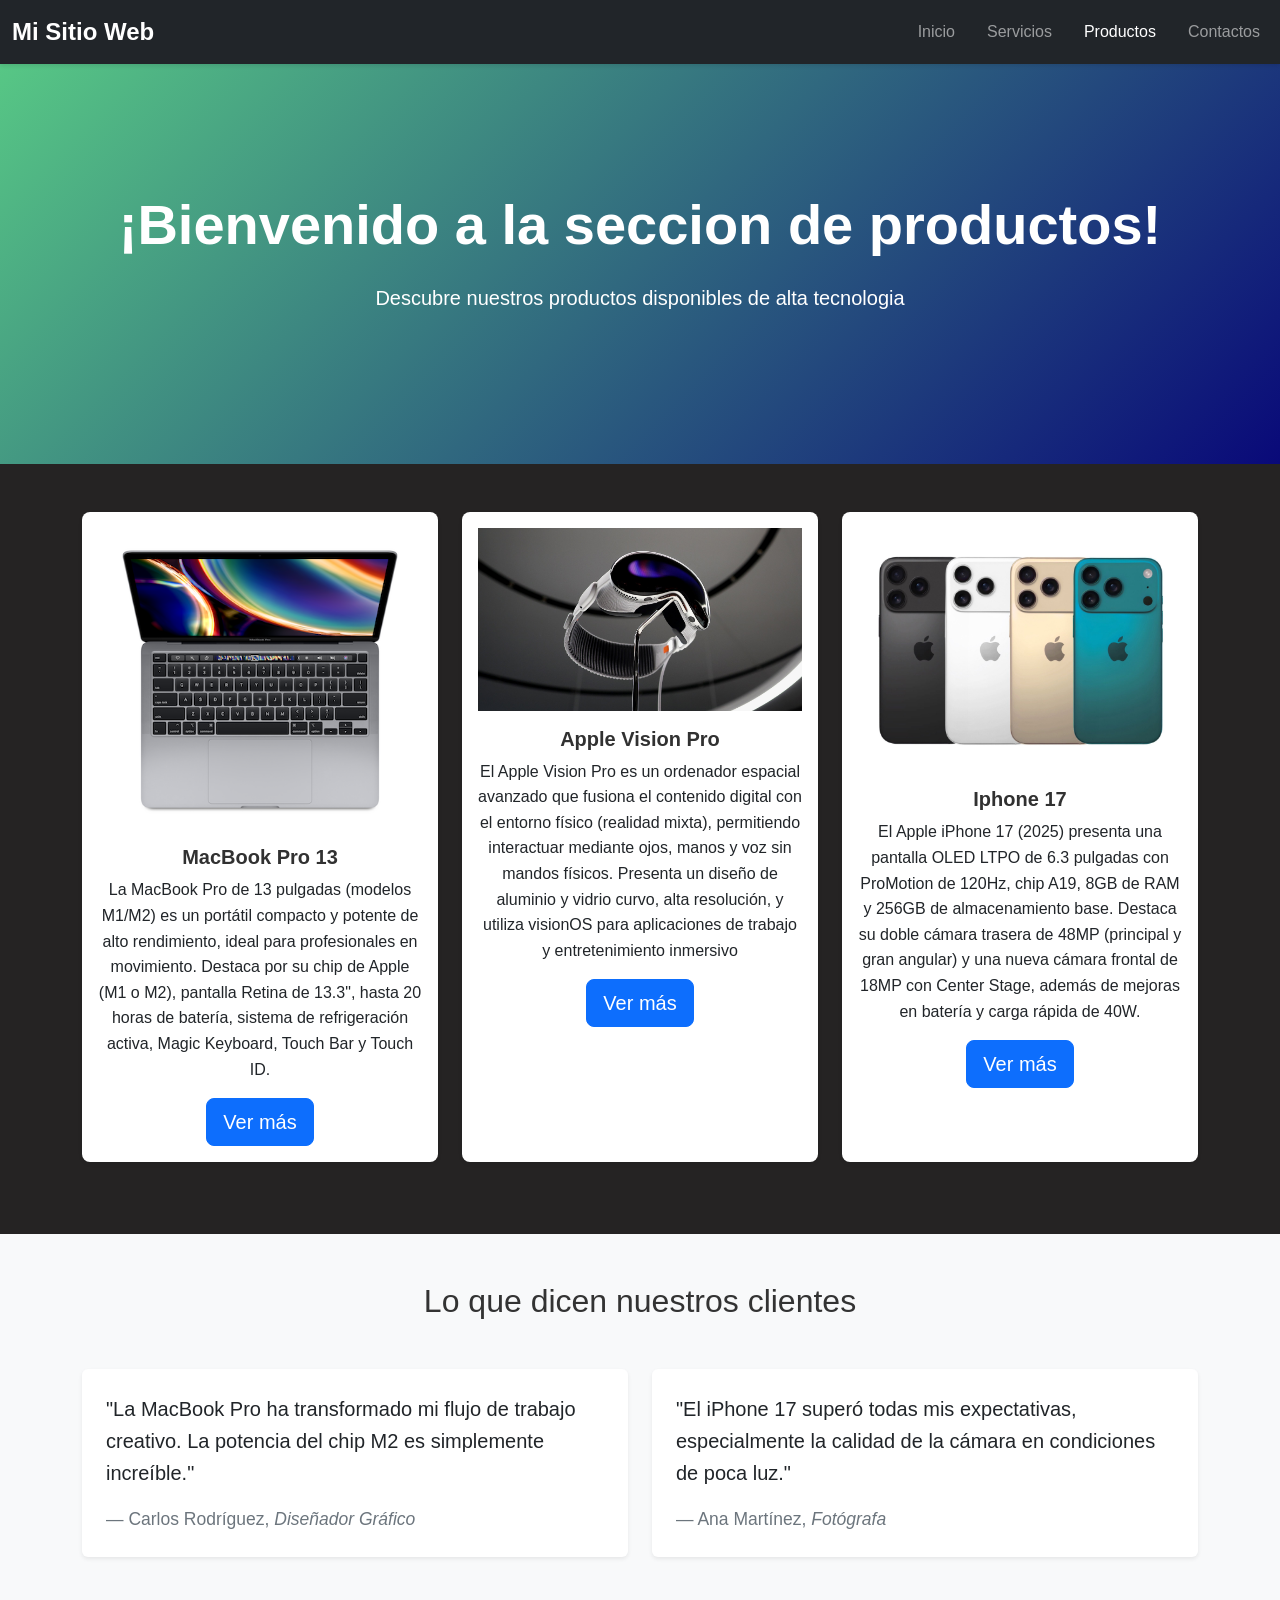
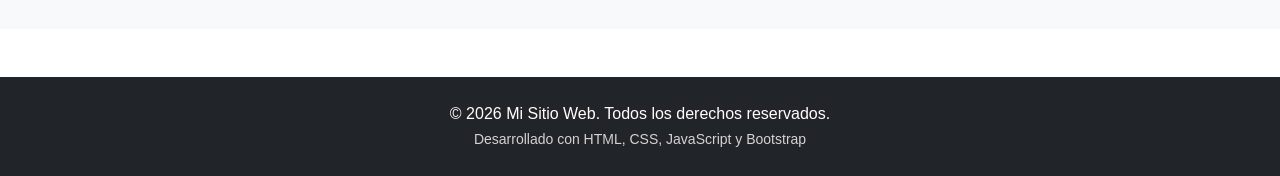
<file: public/productos.html>
<!DOCTYPE html>
<html lang="es">
<head>
    <meta charset="UTF-8">
    <meta name="viewport" content="width=device-width, initial-scale=1.0">
    <title>Productos - Mi Sitio Web</title>
    <!-- Bootstrap CSS -->
    <link href="https://cdn.jsdelivr.net/npm/bootstrap@5.3.0/dist/css/bootstrap.min.css" rel="stylesheet">
    <!-- Custom CSS -->
    <link rel="stylesheet" href="../src/styles/styleP.css">
    <script src="../src/scripts/scriptP.js"></script>
    <script src="../src/scripts/script.js"></script>
    <script src="https://cdn.jsdelivr.net/npm/bootstrap@5.3.0/dist/js/bootstrap.bundle.min.js"></script>
</head>
<body>
    <!-- Navegación -->
    <nav class="navbar navbar-expand-lg navbar-dark bg-dark sticky-top">
        <div class="container-fluid">
            <a class="navbar-brand" href="../index.html">
                <strong>Mi Sitio Web</strong>
            </a>
            <button class="navbar-toggler" type="button" data-bs-toggle="collapse" data-bs-target="#navbarNav" aria-controls="navbarNav" aria-expanded="false" aria-label="Toggle navigation">
                <span class="navbar-toggler-icon"></span>
            </button>
            <div class="collapse navbar-collapse" id="navbarNav">
                <ul class="navbar-nav ms-auto">
                    <li class="nav-item">
                        <a class="nav-link" href="../index.html">Inicio</a>
                    </li>
                    <li class="nav-item">
                        <a class="nav-link" href="servicios.html">Servicios</a>
                    </li>
                    <li class="nav-item">
                        <a class="nav-link active" aria-current="page" href="productos.html">Productos</a>
                    </li>
                    <li class="nav-item">
                        <a class="nav-link" href="contactos.html">Contactos</a>
                    </li>
                </ul>
            </div>
        </div>
    </nav>

    <!-- Contenido Principal -->
    <main>
        <section class="hero-section text-white text-center py-5">
            <div class="container">
                <h1 class="display-4 fw-bold mb-4">¡Bienvenido a la seccion de productos!</h1>
                <p class="lead mb-4">Descubre nuestros productos disponibles de alta tecnologia </p>
                
            </div>
        </section>

        <!-- Sección de Características -->
        <section class="features py-5">
            <div class="container">
                <div class="row">
                    <div class="col-md-4 mb-4">
                        <div class="card h-100 shadow-sm">
                            <div class="card-body text-center">
                                <img src="../src/images/mackbook 13 pro.png" alt="MacBook Pro 13" class="img-fluid mb-3">
                                <h5 class="card-title">MacBook Pro 13</h5>

                                <p class="card-text">La MacBook Pro de 13 pulgadas (modelos M1/M2) es un portátil compacto y potente de alto rendimiento, ideal para profesionales en movimiento. Destaca por su chip de Apple (M1 o M2), pantalla Retina de 13.3", hasta 20 horas de batería, sistema de refrigeración activa, Magic Keyboard, Touch Bar y Touch ID. </p>
                                <button class="btn btn-primary btn-lg" onclick="mostrarMensaje()">Ver más</button>
                            </div>
                        </div>
                    </div>
                    <div class="col-md-4 mb-4">
                        <div class="card h-100 shadow-sm">
                            <div class="card-body text-center">
                                <img src="../src/images/apple_vision_pro.webp" alt="Apple Vision Pro" class="img-fluid mb-3">
                                <h5 class="card-title">Apple Vision Pro</h5>
                                <p class="card-text">El Apple Vision Pro es un ordenador espacial avanzado que fusiona el contenido digital con el entorno físico (realidad mixta), permitiendo interactuar mediante ojos, manos y voz sin mandos físicos. Presenta un diseño de aluminio y vidrio curvo, alta resolución, y utiliza visionOS para aplicaciones de trabajo y entretenimiento inmersivo</p>
                                <button class="btn btn-primary btn-lg" onclick="mostrarMensaje()">Ver más</button>
                            </div>
                        </div>
                    </div>
                    <div class="col-md-4 mb-4">
                        <div class="card h-100 shadow-sm">
                            <div class="card-body text-center">
                                <img src="../src/images/iphone_17.jpg" alt="Iphone 17" class="img-fluid mb-3">
                                <h5 class="card-title">Iphone 17</h5>
                                <p class="card-text">El Apple iPhone 17 (2025) presenta una pantalla OLED LTPO de 6.3 pulgadas con ProMotion de 120Hz, chip A19, 8GB de RAM y 256GB de almacenamiento base. Destaca su doble cámara trasera de 48MP (principal y gran angular) y una nueva cámara frontal de 18MP con Center Stage, además de mejoras en batería y carga rápida de 40W.</p>
                                <button class="btn btn-primary btn-lg" onclick="mostrarMensaje()">Ver más</button>
                            </div>
                        </div>
                    </div>
                </div>
            </div>
        </section>
    </main>



    <!-- Bootstrap JS -->
    
    <!-- Sección de Testimonios -->
    <section class="testimonials bg-light py-5">
        <div class="container">
            <h2 class="text-center mb-5">Lo que dicen nuestros clientes</h2>
            <div class="row">
                <div class="col-md-6 mb-4">
                    <div class="card border-0 shadow-sm p-4">
                        <blockquote class="blockquote mb-0">
                            <p>"La MacBook Pro ha transformado mi flujo de trabajo creativo. La potencia del chip M2 es simplemente increíble."</p>
                            <footer class="blockquote-footer mt-2">Carlos Rodríguez, <cite title="Source Title">Diseñador Gráfico</cite></footer>
                        </blockquote>
                    </div>
                </div>
                <div class="col-md-6 mb-4">
                    <div class="card border-0 shadow-sm p-4">
                        <blockquote class="blockquote mb-0">
                            <p>"El iPhone 17 superó todas mis expectativas, especialmente la calidad de la cámara en condiciones de poca luz."</p>
                            <footer class="blockquote-footer mt-2">Ana Martínez, <cite title="Source Title">Fotógrafa</cite></footer>
                        </blockquote>
                    </div>
                </div>
            </div>
        </div>
    </section>

        <!-- Footer -->
    <footer class="bg-dark text-white text-center py-4 mt-5">
        <div class="container">
            <p class="mb-0">&copy; 2026 Mi Sitio Web. Todos los derechos reservados.</p>
            <small>Desarrollado con HTML, CSS, JavaScript y Bootstrap</small>
        </div>
    </footer>

</body>
</html>
</file>
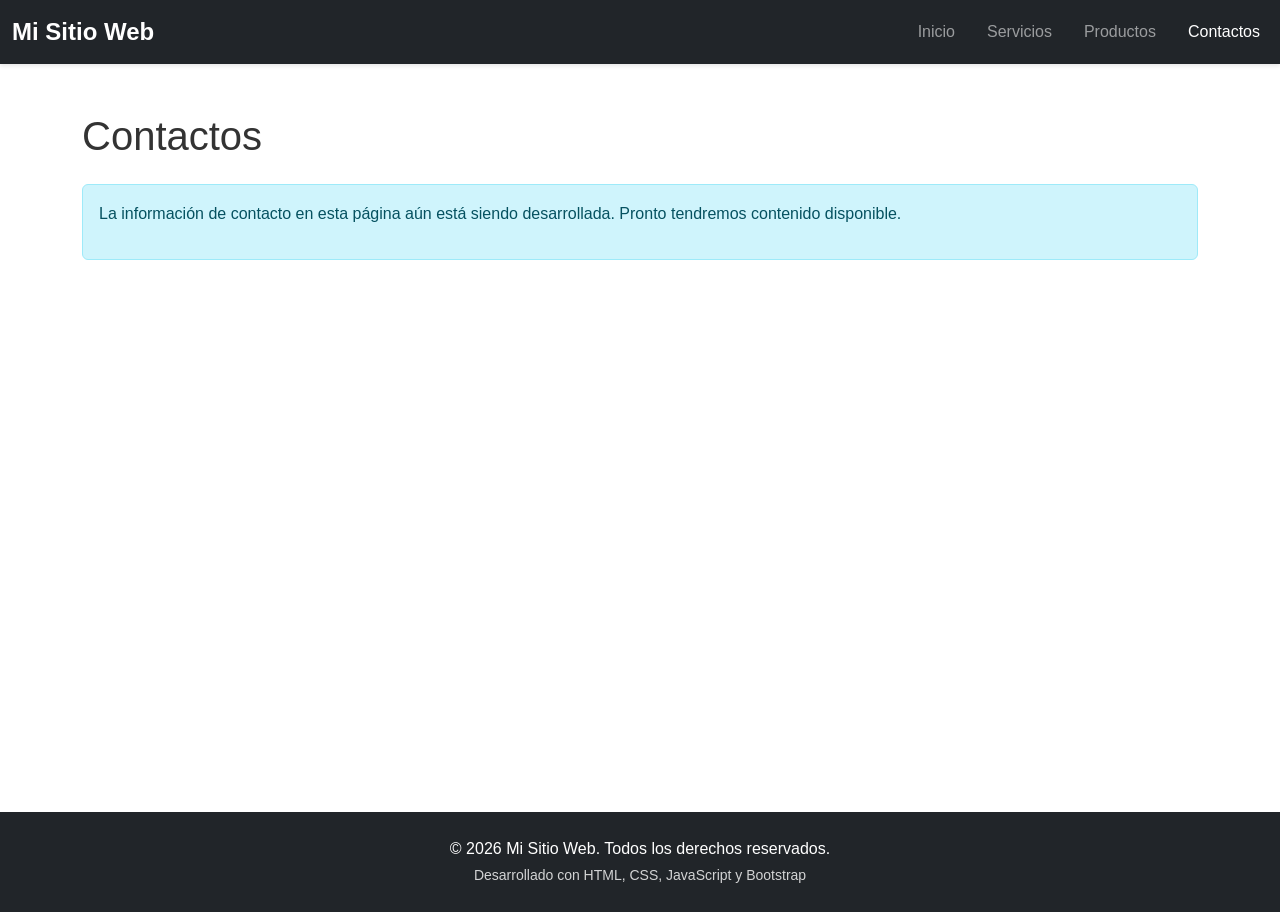
<file: actividadGit/public/contactos.html>
<!DOCTYPE html>
<html lang="es">
<head>
    <meta charset="UTF-8">
    <meta name="viewport" content="width=device-width, initial-scale=1.0">
    <title>Contactos - Mi Sitio Web</title>
    <!-- Bootstrap CSS -->
    <link href="https://cdn.jsdelivr.net/npm/bootstrap@5.3.0/dist/css/bootstrap.min.css" rel="stylesheet">
    <!-- Custom CSS -->
    <link rel="stylesheet" href="../src/styles/style.css">
</head>
<body>
    <!-- Navegación -->
    <nav class="navbar navbar-expand-lg navbar-dark bg-dark sticky-top">
        <div class="container-fluid">
            <a class="navbar-brand" href="../index.html">
                <strong>Mi Sitio Web</strong>
            </a>
            <button class="navbar-toggler" type="button" data-bs-toggle="collapse" data-bs-target="#navbarNav" aria-controls="navbarNav" aria-expanded="false" aria-label="Toggle navigation">
                <span class="navbar-toggler-icon"></span>
            </button>
            <div class="collapse navbar-collapse" id="navbarNav">
                <ul class="navbar-nav ms-auto">
                    <li class="nav-item">
                        <a class="nav-link" href="../index.html">Inicio</a>
                    </li>
                    <li class="nav-item">
                        <a class="nav-link" href="servicios.html">Servicios</a>
                    </li>
                    <li class="nav-item">
                        <a class="nav-link" href="productos.html">Productos</a>
                    </li>
                    <li class="nav-item">
                        <a class="nav-link active" aria-current="page" href="contactos.html">Contactos</a>
                    </li>
                </ul>
            </div>
        </div>
    </nav>

    <!-- Contenido Principal -->
    <main>
        <section class="py-5">
            <div class="container">
                <h1 class="mb-4">Contactos</h1>
                <div class="alert alert-info" role="alert">
                    <p>La información de contacto en esta página aún está siendo desarrollada. Pronto tendremos contenido disponible.</p>
                </div>
            </div>
        </section>
    </main>

    <!-- Footer -->
    <footer class="bg-dark text-white text-center py-4 mt-5">
        <div class="container">
            <p class="mb-0">&copy; 2026 Mi Sitio Web. Todos los derechos reservados.</p>
            <small>Desarrollado con HTML, CSS, JavaScript y Bootstrap</small>
        </div>
    </footer>

    <!-- Bootstrap JS -->
    <script src="https://cdn.jsdelivr.net/npm/bootstrap@5.3.0/dist/js/bootstrap.bundle.min.js"></script>
    <!-- Custom JS -->
    <script src="../src/scripts/script.js"></script>
</body>
</html>
</file>
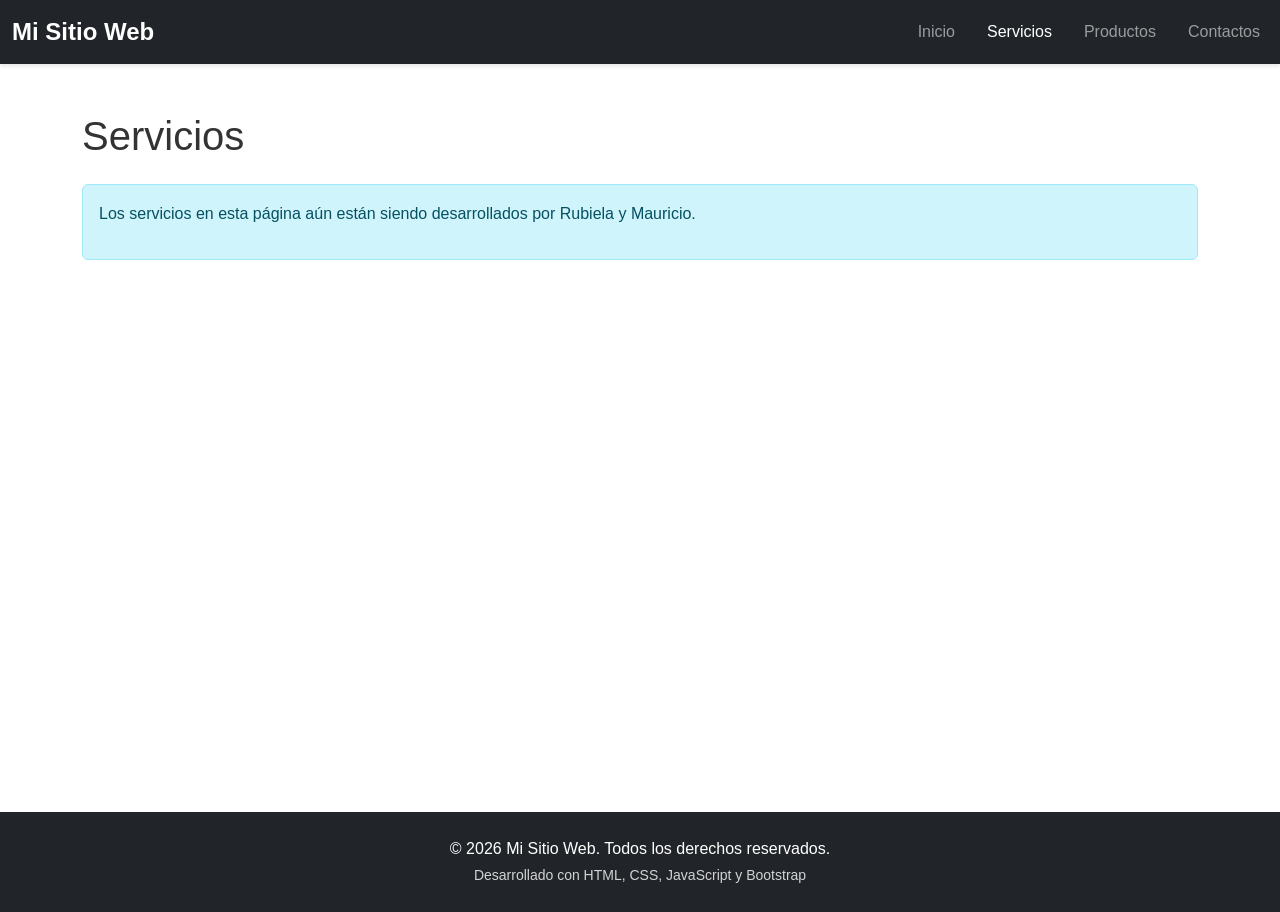
<file: actividadGit/public/servicios.html>
<!DOCTYPE html>
<html lang="es">
<head>
    <meta charset="UTF-8">
    <meta name="viewport" content="width=device-width, initial-scale=1.0">
    <title>Servicios - Mi Sitio Web</title>
    <!-- Bootstrap CSS -->
    <link href="https://cdn.jsdelivr.net/npm/bootstrap@5.3.0/dist/css/bootstrap.min.css" rel="stylesheet">
    <!-- Custom CSS -->
    <link rel="stylesheet" href="../src/styles/style.css">
</head>
<body>
    <!-- Navegación -->
    <nav class="navbar navbar-expand-lg navbar-dark bg-dark sticky-top">
        <div class="container-fluid">
            <a class="navbar-brand" href="../index.html">
                <strong>Mi Sitio Web</strong>
            </a>
            <button class="navbar-toggler" type="button" data-bs-toggle="collapse" data-bs-target="#navbarNav" aria-controls="navbarNav" aria-expanded="false" aria-label="Toggle navigation">
                <span class="navbar-toggler-icon"></span>
            </button>
            <div class="collapse navbar-collapse" id="navbarNav">
                <ul class="navbar-nav ms-auto">
                    <li class="nav-item">
                        <a class="nav-link" href="../index.html">Inicio</a>
                    </li>
                    <li class="nav-item">
                        <a class="nav-link active" aria-current="page" href="servicios.html">Servicios</a>
                    </li>
                    <li class="nav-item">
                        <a class="nav-link" href="productos.html">Productos</a>
                    </li>
                    <li class="nav-item">
                        <a class="nav-link" href="contactos.html">Contactos</a>
                    </li>
                </ul>
            </div>
        </div>
    </nav>

    <!-- Contenido Principal -->
    <main>
        <section class="py-5">
            <div class="container">
                <h1 class="mb-4">Servicios</h1>
                <div class="alert alert-info" role="alert">
                    <p>Los servicios en esta página aún están siendo desarrollados por Rubiela y Mauricio.</p>
                </div>
            </div>
        </section>
    </main>

    <!-- Footer -->
    <footer class="bg-dark text-white text-center py-4 mt-5">
        <div class="container">
            <p class="mb-0">&copy; 2026 Mi Sitio Web. Todos los derechos reservados.</p>
            <small>Desarrollado con HTML, CSS, JavaScript y Bootstrap</small>
        </div>
    </footer>

    <!-- Bootstrap JS -->
    <script src="https://cdn.jsdelivr.net/npm/bootstrap@5.3.0/dist/js/bootstrap.bundle.min.js"></script>
    <!-- Custom JS -->
    <script src="../src/scripts/script.js"></script>
</body>
</html>
</file>
<file: src/styles/styleP.css>
/* Estilos Personalizados */

:root {
    --primary-color: #313131;
    --dark-color: #212529;
    --light-color: #f8f9fa;
}

body {
    font-family: 'Segoe UI', Tahoma, Geneva, Verdana, sans-serif;
    line-height: 1.6;
    color: #333;
}

/* Navegación */
.navbar {
    box-shadow: 0 2px 4px rgba(0, 0, 0, 0.1);
}

.navbar-brand {
    font-size: 1.5rem;
    color: #fff !important;
}

.navbar-nav .nav-link {
    margin-left: 1rem;
    transition: color 0.3s ease;
}

.navbar-nav .nav-link:hover {
    color: var(--primary-color) !important;
}

/* Hero Section */
.hero-section {
    background: linear-gradient(135deg, #57C785 0%, #090979 100%, #00D4FF 100%);
    min-height: 400px;
    display: flex;
    align-items: center;
}

.hero-section h1 {
    animation: fadeInDown 1s ease-in;
}

.hero-section p {
    animation: fadeInUp 1s ease-in;
}

.hero-section .btn {
    animation: fadeInUp 1.2s ease-in;
}

/* Features Section */
.features {
    /*background-color: var(--light-color);*/
    background-color: rgb(37, 35, 35);
}

.features .card {
    border: none;
    transition: transform 0.3s ease, box-shadow 0.3s ease;
    border-radius: 8px;
}

.features .card:hover {
    transform: translateY(-10px);
    box-shadow: 0 10px 25px rgba(0, 0, 0, 0.15) !important;
}

.features .card-title {
    color: var(--primary-color);
    font-weight: 600;
}

/* CTA Section */
.cta-section {
    border-top: 1px solid #ddd;
    border-bottom: 1px solid #ddd;
}

.cta-section h2 {
    color: #333;
    font-weight: 700;
    margin-bottom: 1rem;
}

.cta-section .btn-group {
    gap: 1rem;
}

.cta-section .btn {
    font-weight: 600;
    padding: 0.75rem 2rem;
    transition: all 0.3s ease;
}

.cta-section .btn:hover {
    transform: translateY(-2px);
}

/* Footer */
footer {
    margin-top: auto;
}

footer small {
    opacity: 0.8;
}

/* Main */
main {
    min-height: calc(100vh - 200px);
}

/* Animaciones */
@keyframes fadeInDown {
    from {
        opacity: 0;
        transform: translateY(-30px);
    }
    to {
        opacity: 1;
        transform: translateY(0);
    }
}

@keyframes fadeInUp {
    from {
        opacity: 0;
        transform: translateY(30px);
    }
    to {
        opacity: 1;
        transform: translateY(0);
    }
}

/* Responsive */
@media (max-width: 768px) {
    .navbar-nav .nav-link {
        margin-left: 0;
        padding: 0.5rem 0;
    }

    .hero-section h1 {
        font-size: 2rem;
    }

    .cta-section .btn-group {
        flex-direction: column;
        width: 100%;
    }

    .cta-section .btn {
        width: 100%;
    }
}
</file>
<file: actividadGit/src/styles/style.css>
/* Estilos Personalizados */

:root {
    --primary-color: #007bff;
    --dark-color: #212529;
    --light-color: #f8f9fa;
}

body {
    font-family: 'Segoe UI', Tahoma, Geneva, Verdana, sans-serif;
    line-height: 1.6;
    color: #333;
}

/* Navegación */
.navbar {
    box-shadow: 0 2px 4px rgba(0, 0, 0, 0.1);
}

.navbar-brand {
    font-size: 1.5rem;
    color: #fff !important;
}

.navbar-nav .nav-link {
    margin-left: 1rem;
    transition: color 0.3s ease;
}

.navbar-nav .nav-link:hover {
    color: var(--primary-color) !important;
}

/* Hero Section */
.hero-section {
    background: linear-gradient(135deg, #667eea 0%, #764ba2 100%);
    min-height: 400px;
    display: flex;
    align-items: center;
}

.hero-section h1 {
    animation: fadeInDown 1s ease-in;
}

.hero-section p {
    animation: fadeInUp 1s ease-in;
}

.hero-section .btn {
    animation: fadeInUp 1.2s ease-in;
}

/* Features Section */
.features {
    background-color: var(--light-color);
}

.features .card {
    border: none;
    transition: transform 0.3s ease, box-shadow 0.3s ease;
    border-radius: 8px;
}

.features .card:hover {
    transform: translateY(-10px);
    box-shadow: 0 10px 25px rgba(0, 0, 0, 0.15) !important;
}

.features .card-title {
    color: var(--primary-color);
    font-weight: 600;
}

/* CTA Section */
.cta-section {
    border-top: 1px solid #ddd;
    border-bottom: 1px solid #ddd;
}

.cta-section h2 {
    color: #333;
    font-weight: 700;
    margin-bottom: 1rem;
}

.cta-section .btn-group {
    gap: 1rem;
}

.cta-section .btn {
    font-weight: 600;
    padding: 0.75rem 2rem;
    transition: all 0.3s ease;
}

.cta-section .btn:hover {
    transform: translateY(-2px);
}

/* Footer */
footer {
    margin-top: auto;
}

footer small {
    opacity: 0.8;
}

/* Main */
main {
    min-height: calc(100vh - 200px);
}

/* Animaciones */
@keyframes fadeInDown {
    from {
        opacity: 0;
        transform: translateY(-30px);
    }
    to {
        opacity: 1;
        transform: translateY(0);
    }
}

@keyframes fadeInUp {
    from {
        opacity: 0;
        transform: translateY(30px);
    }
    to {
        opacity: 1;
        transform: translateY(0);
    }
}

/* Responsive */
@media (max-width: 768px) {
    .navbar-nav .nav-link {
        margin-left: 0;
        padding: 0.5rem 0;
    }

    .hero-section h1 {
        font-size: 2rem;
    }

    .cta-section .btn-group {
        flex-direction: column;
        width: 100%;
    }

    .cta-section .btn {
        width: 100%;
    }
}
</file>
